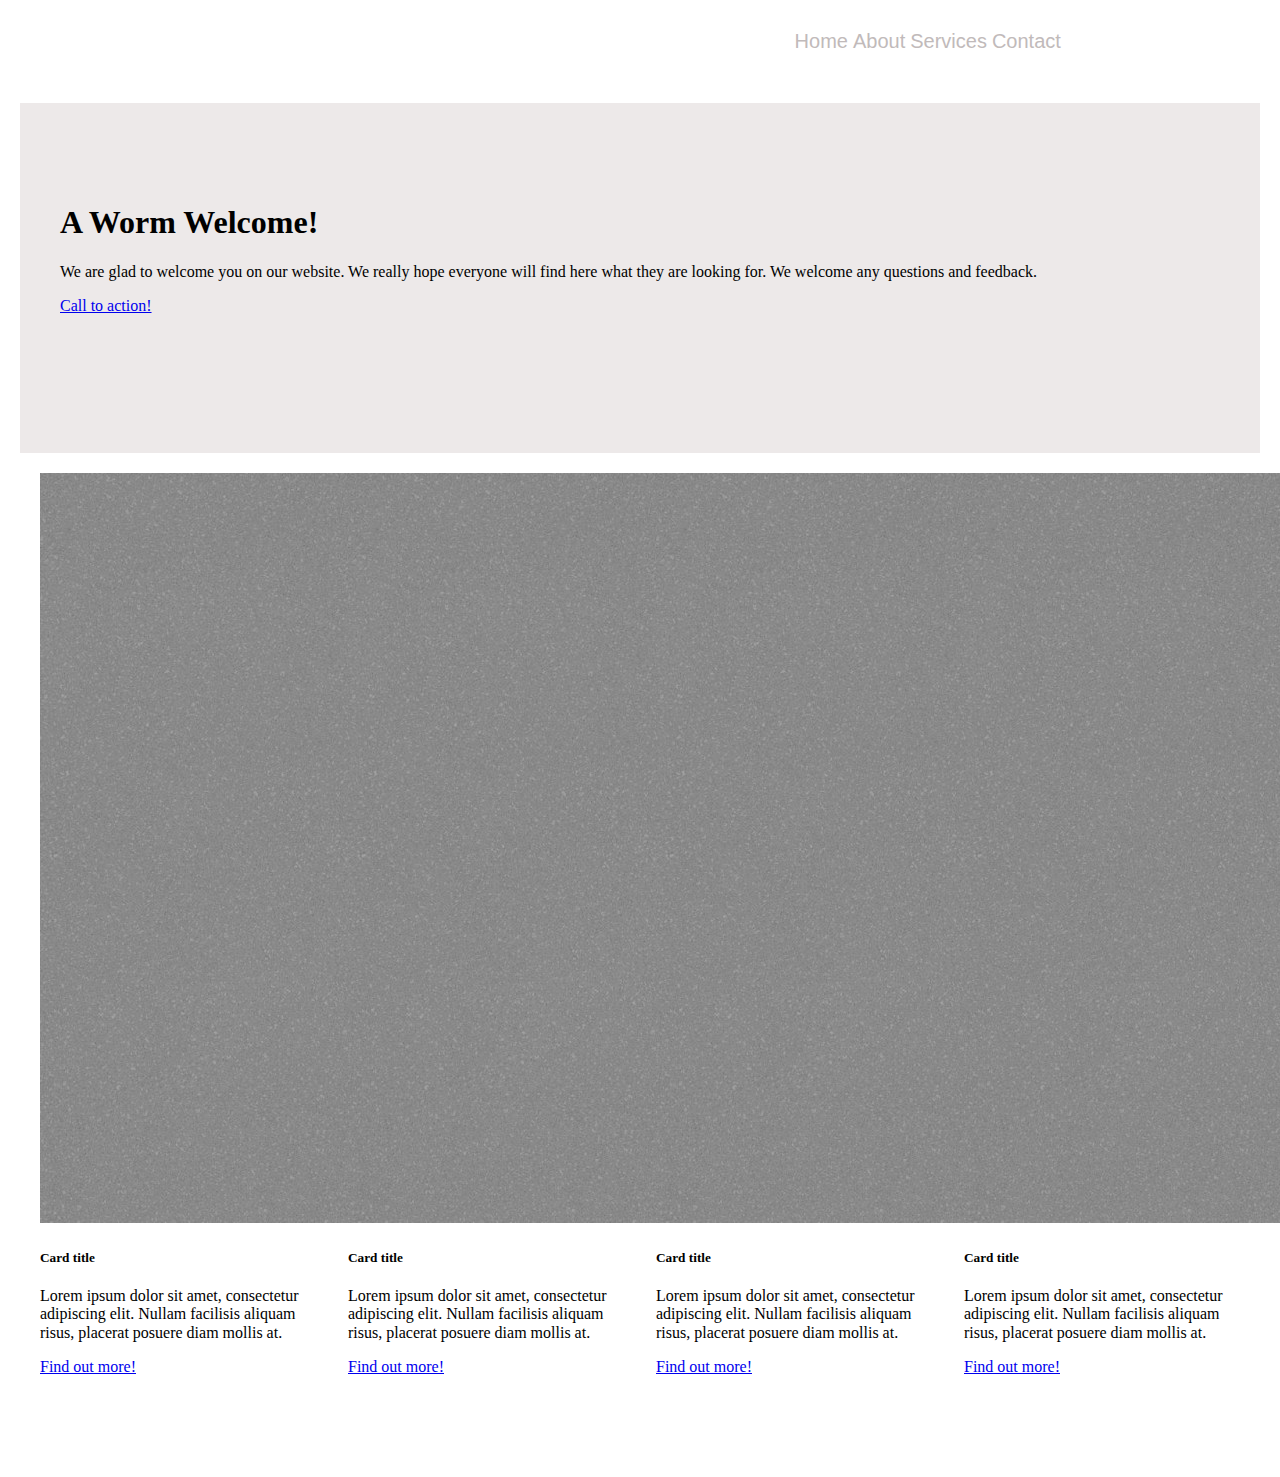
<file: index.html>
<!DOCTYPE html>
<html lang="en">
<head>
    <meta charset="UTF-8">
    <meta http-equiv="X-UA-Compatible" content="IE=edge">
    <meta name="viewport" content="width=device-width, initial-scale=1.0">
    <title>Document</title>
    <link rel="stylesheet" href="./style/normalize.css">
    <link rel="stylesheet" href="./style/style.css">
    <link rel="stylesheet" href="https://cdn.jsdelivr.net/npm/bootstrap@4.5.3/dist/css/bootstrap.min.css" integrity="sha384-TX8t27EcRE3e/ihU7zmQxVncDAy5uIKz4rEkgIXeMed4M0jlfIDPvg6uqKI2xXr2" crossorigin="anonymous">

</head>

<body> 

<header class="header bg-dark">

<div class="header__title">Start bootstrap</div>

<nav class="navbar">

    <ul class="navbar__list">
<il>
    <a class="navbar__item" href='/#/'>Home</a>
</il>
<il>
    <a class="navbar__item" href='/#/'>About</a>
</il>
<il>
    <a class="navbar__item" href='/#/'>Services</a>
</il>
<il>
    <a class="navbar__item" href='/#/'>Contact</a>
</il>
    </ul>

</nav>

</header>

<div class="container">

<main class="main">

<section class="main__start">

<h1 class="main__name">A Worm Welcome!</h1>
<p class="main__text">We are glad to welcome you on our website. We really hope everyone will find here what they are looking for. We welcome any questions and feedback.</p>
<a href="#" class="btn btn-primary">Call to action!</a>

</section>

<div class="row">

<div class="card text-center">
<img class="card-img-top" src="assets/images/grey_square.jpg" alt="Card image cap">
<div class="card-body">
<h5 class="card-title">Card title</h5>
<p class="card-text">Lorem ipsum dolor sit amet, consectetur adipiscing elit. Nullam facilisis aliquam risus, placerat posuere diam mollis at.</p> 
<div class="card-footer"><a href="#" class="btn btn-primary">Find out more!</a></div>
</div>
</div>

<div class="card text-center">
<img class="card-img-top" src="assets/images/grey_square.jpg" alt="Card image cap">
<div class="card-body">
<h5 class="card-title">Card title</h5>
<p class="card-text">Lorem ipsum dolor sit amet, consectetur adipiscing elit. Nullam facilisis aliquam risus, placerat posuere diam mollis at.</p> 
<div class="card-footer"><a href="#" class="btn btn-primary">Find out more!</a></div>
</div>
</div>

<div class="card text-center">
<img class="card-img-top" src="assets/images/grey_square.jpg" alt="Card image cap">
<div class="card-body">
<h5 class="card-title">Card title</h5>
<p class="card-text">Lorem ipsum dolor sit amet, consectetur adipiscing elit. Nullam facilisis aliquam risus, placerat posuere diam mollis at.</p> 
<div class="card-footer"><a href="#" class="btn btn-primary">Find out more!</a></div>
</div>
</div>

<div class="card text-center">
<img class="card-img-top" src="assets/images/grey_square.jpg" alt="Card image cap">
<div class="card-body">
<h5 class="card-title">Card title</h5>
<p class="card-text">Lorem ipsum dolor sit amet, consectetur adipiscing elit. Nullam facilisis aliquam risus, placerat posuere diam mollis at.</p> 
<div class="card-footer"><a href="#" class="btn btn-primary">Find out more!</a></div>
</div>
</div>
</div>
</div>
</main>
 
<footer class="footer bg-dark">

<div class="footer__text text-center">
Copyright &#169; Your Website 2023
</div>

</footer>

</body>

</html>
</file>
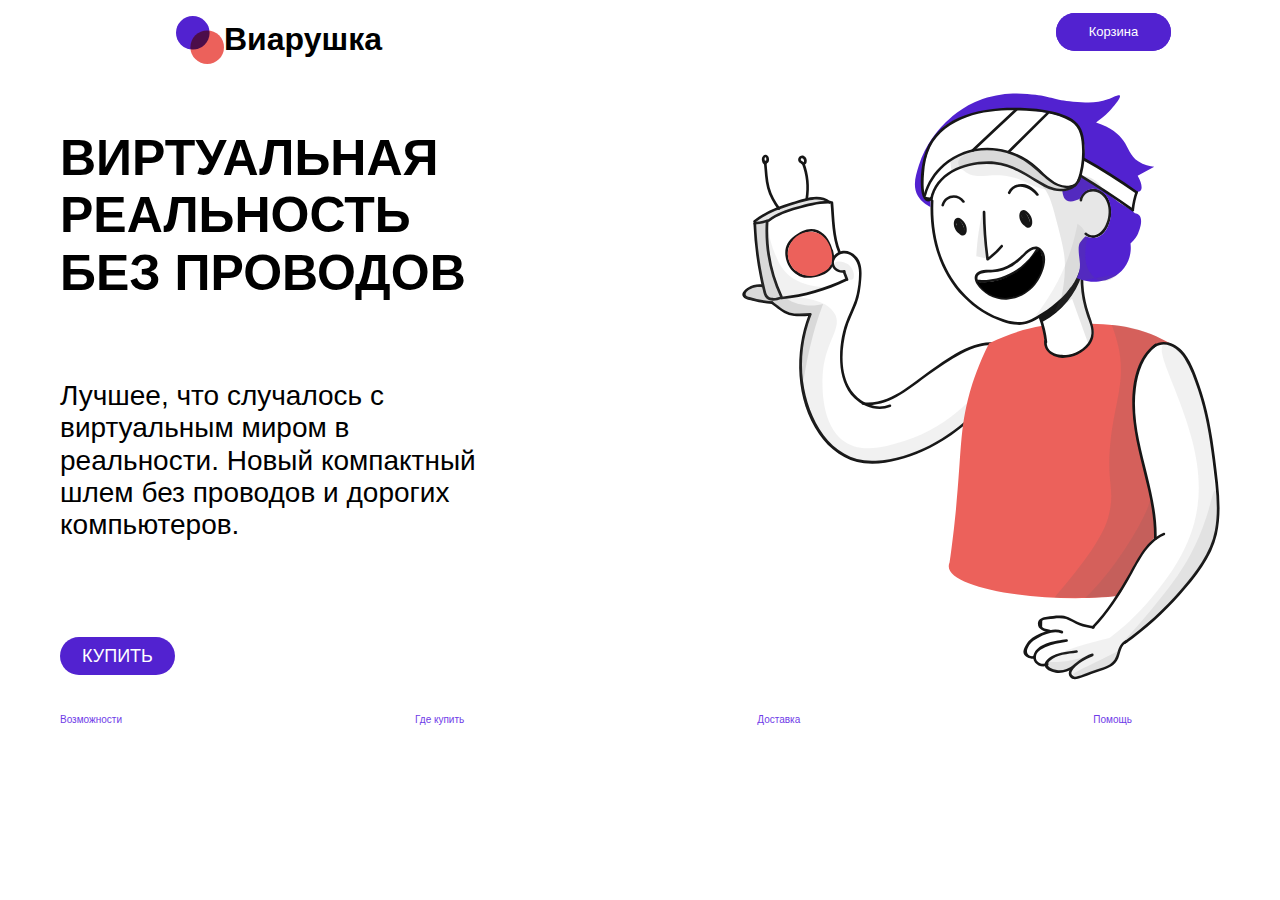
<file: index2.html>
<!DOCTYPE html>
<html lang="en">
<head>

    <meta charset="UTF-8">
    <meta http-equiv="X-UA-Compatible" content="IE=edge">
    <meta name="viewport" content="width=device-width, initial-scale=1.0">
    <title>VR</title>
    <link rel="stylesheet" href="style/normalize.css">
    <link rel="stylesheet" href="style/style2.css">

</head>


<body>
    <header class="header">
        <p class="header__logo"><img src="assets/images/sign.svg" alt="logo"></p>
        <h1 class="header__text">Виарушка</h1>
        <p class="header__button">
        <a class="header__button" href='/#/'>Корзина</a></p>
    </header>

    
 <main class="main">

        <div class="main__container">

    <p class="main__title">ВИРТУАЛЬНАЯ РЕАЛЬНОСТЬ БЕЗ ПРОВОДОВ</p>
    <p class="main__text">Лучшее, что случалось с виртуальным миром в реальности. Новый компактный шлем без проводов и дорогих компьютеров.</p>

    <p class="main__button">
       <a class="main__button" href='/#/'>КУПИТЬ</a>
    </p>

        </div>

    <section class="aside">
        <img class="aside__image" src="assets/images/guy.svg" alt="guy">
    </section>
   
</main>

<footer class="footer">

    <nav class="footer__nav">

        <ul class="footer__nav-list">

            <il>
                <a class="nav-list__item" href='/#/'>Возможности</a>
            </il>
            <il>
                <a class="nav-list__item" href='/#/'>Где купить</a>
            </il>
            <il>
                <a class="nav-list__item" href='/#/'>Доставка</a>
            </il>
            <il>
                <a class="nav-list__item" href='/#/'>Помощь</a>
            </il>
                </ul>

    </nav>

</footer>


</body>
</html>
</file>
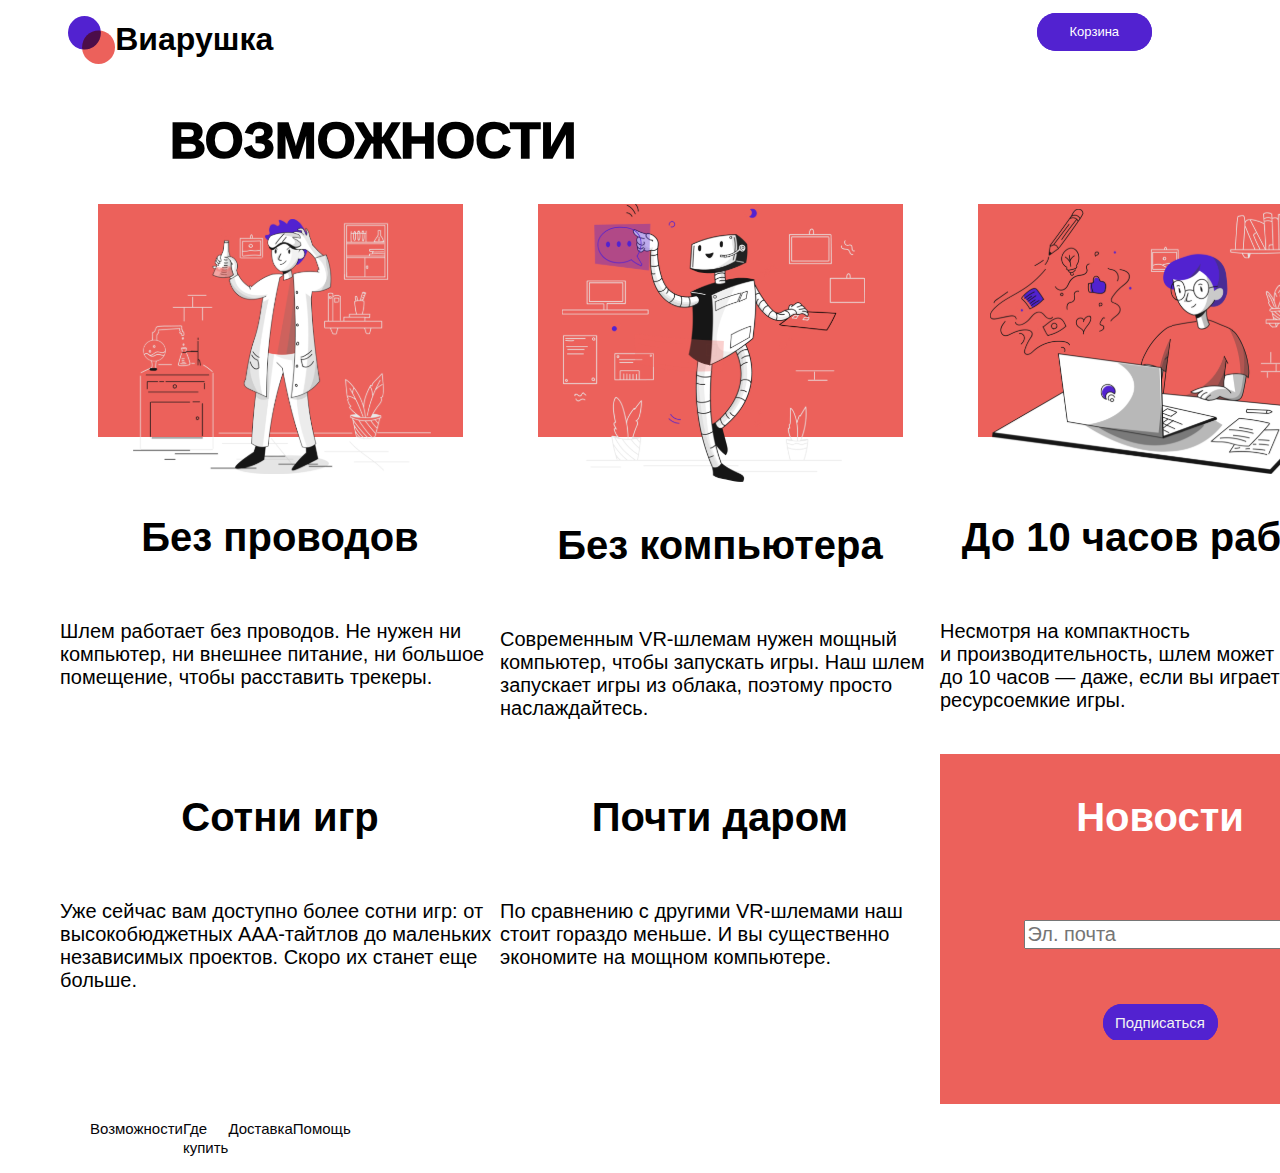
<file: index3.html>
<!DOCTYPE html>
<html lang="en">
<head>
    <meta charset="UTF-8">
    <meta http-equiv="X-UA-Compatible" content="IE=edge">
    <meta name="viewport" content="width=device-width, initial-scale=1.0">
    <title>VR</title>
    <link rel="stylesheet" href="style/normalize.css">
    <link rel="stylesheet" href="style/style3.css">
</head>

<body>
    <header class="header">
        <p class="header__logo"><img src="assets/images/sign.svg" alt="logo"></p>
        <h1 class="header__text">Виарушка</h1>
        <p class="header__button">
        <a class="header__button" href='/#/'>Корзина</a></p>
    </header>

 <main>
<h1 class="main__title">ВОЗМОЖНОСТИ</h1>
<div class="main__container">
    <section class="main__container-1">
        <img class="main__container-1__image" src="assets/images/VR_Colors/Illustration_4.svg" alt="image1">
    <p class="main__container-1__title">Без проводов</p>
    <p class="main__container-1__text">Шлем работает без проводов. Не нужен ни компьютер, ни внешнее питание, ни большое помещение, чтобы расставить трекеры.
    </p>
    </section>

<section class="main__container-2">
    <img class="main__container-2__image" src="assets/images/VR_Colors/Illustration_2.svg" alt="image2">
    <p class="main__container-2__title">Без компьютера</p>
    <p class="main__container-2__text"> Современным VR-шлемам нужен мощный компьютер, чтобы запускать игры. Наш шлем запускает игры из облака, поэтому просто наслаждайтесь.
</p>
</section>
    
<section class="main__container-3">
    <img class="main__container-3__image" src="assets/images/VR_Colors/Illustration_9.svg" alt="image3">
    <p class="main__container-3__title">До 10 часов работы</p>
    <p class="main__container-3__text">Несмотря на компактность и производительность, шлем может работать до 10 часов — даже, если вы играете в самые ресурсоемкие игры.
    </p>
    </section>

<section class="main__container-4">
    <p class="main__container-4__title">Сотни игр</p> 
    <p class="main__container-4__text">
    Уже сейчас вам доступно более сотни игр: от высокобюджетных ААА-тайтлов до маленьких независимых проектов. Скоро их станет еще больше.</p>
</section>

<section class="main__container-5">
    <p class="main__container-5__title">Почти даром</p> 
    <p class="main__container-5__text">По сравнению с другими VR-шлемами наш стоит гораздо меньше. И вы существенно экономите на мощном компьютере.
</p>
</section>

<section class="main__container-6">
    <p class="main__container-6__title">Новости</p> 

    <p class="main__container-6__form">
        <form class="main__container-6__form">
            <input name="email" type="text"  placeholder="Эл. почта">
        </form>
    </p>
    <p class="main__container-6__button">
        <a class="main__container-6__button" href='/#/'>Подписаться</a>
</p>
</section>
</div>

 </main>

 <footer class="footer">

    <nav class="footer__nav">

        <ul class="footer__nav-list">

            <il>
                <a class="nav-list__item" href='/#/'>Возможности</a>
            </il>
            <il>
                <a class="nav-list__item" href='/#/'>Где купить</a>
            </il>
            <il>
                <a class="nav-list__item" href='/#/'>Доставка</a>
            </il>
            <il>
                <a class="nav-list__item" href='/#/'>Помощь</a>
            </il>
                </ul>

    </nav>
 </footer>
</body>
</html>
</file>
<file: style/style.css>
*, :after, :before {
    -webkit-box-sizing: border-box;
    -moz-box-sizing: border-box;
    box-sizing: border-box;
}

.header {
display: inline-flex;
color: white;
font-size: 20px;
width: 100%;
justify-content: space-around;
padding: 10px ;   
}

.navbar__item {
text-decoration: none;
color: rgb(193, 186, 186);
font-family: 'Trebuchet MS', 'Lucida Sans Unicode', 'Lucida Grande', 'Lucida Sans', Arial, sans-serif;
}

.navbar__item:hover {
text-decoration: none;
color: rgb(255, 255, 255);
}

.container {
margin: 20px;
}

.main__start {
height: 350px;
background-color: rgb(237, 233, 233);
padding-left: 40px;
padding-top: 80px;
}

.card {
width: 23%;
}

.row {
display: flex;
justify-content: space-between;
margin: 20px;
}

.footer {
color: white;
height: 80px;
padding: 20px;
}

@media screen and (max-width: 760px) {

.header {
font-size: 1em;
justify-content: center;
}

.container {
width: 90%;
}

.card {
width: 100%;
margin: 20px;
}
    
}
</file>
<file: style/style2.css>
*, :after, :before {
    -webkit-box-sizing: border-box;
    -moz-box-sizing: border-box;
    box-sizing: border-box;
}

.header {
display: grid;
grid-template-columns: 1fr 65% 1fr;
grid-template-rows: 1fr;
}

.header__logo {
display: flex;
justify-content: end; 
}

.header__text {
display: flex;
justify-content: start;
font-family:'Trebuchet MS', 'Lucida Sans Unicode', 'Lucida Grande', 'Lucida Sans', Arial, sans-serif;
}

.header__button {
display: flex;
background-image: url('../assets/images/bg.svg');
width: 115px;
height: 38px;
justify-content: center;
align-items: center;
text-decoration: none;
color: white;
font-size: 13px;
font-family:'Trebuchet MS', 'Lucida Sans Unicode', 'Lucida Grande', 'Lucida Sans', Arial, sans-serif;
}

.header__button:hover {
text-decoration:underline;
}

.main {
display: flex;  
}

.main__title {
font-size: 50px;
font-family: 'Trebuchet MS', 'Lucida Sans Unicode', 'Lucida Grande', 'Lucida Sans', Arial, sans-serif;
font-weight: bold;
padding-left: 250px;
}

.main__text {
font-family: 'Gill Sans', 'Gill Sans MT', Calibri, 'Trebuchet MS', sans-serif;
font-size: 28px;
padding-bottom: 50px;
padding-left: 250px;
}

.main__container {
display: flex;
flex-direction: column;
width: 40%; 
}

.aside {
display: flex;
justify-content: end;
width: 60%;
}

.aside__image {
padding-right: 150px;
}

.main__button {
display: flex;
background-image: url('../assets/images/bg.svg');
width: 115px;
height: 38px;
justify-content: center;
align-items: center;
color: white;
font-size: 18px;
font-family:'Trebuchet MS', 'Lucida Sans Unicode', 'Lucida Grande', 'Lucida Sans', Arial, sans-serif;
text-decoration: none;
margin-left: 300px;
margin-right: 300px;  
}

.main__button:hover {
text-decoration: underline;
}

.footer__nav-list {
display: flex;
justify-content: space-between;
width: 50%;
padding-left: 250px;
padding-bottom: 50px;
}

.nav-list__item {
text-decoration: none;
font-size: 20px;
font-family: 'Segoe UI', Tahoma, Geneva, Verdana, sans-serif;
color: rgb(111, 59, 232);
}

@media screen and (max-width: 1300px) {

.aside__image {
width: 70%;
}

.nav__list__item {
font-size: 15px;
}

.main__title {
padding-left: 60px;
}
    
.main__text {
padding-left: 60px;
}
    
.aside__image {
padding-right: 60px;
}
    
.main__button {
margin-left: 60px;
margin-right: 60px;    
}

.footer__nav-list {
width: 90%;
padding-left: 60px;
padding-right: 20px;
}
.nav-list__item {
font-size: 10px;
}
}
</file>
<file: style/style3.css>
*, :after, :before {
    -webkit-box-sizing: border-box;
    -moz-box-sizing: border-box;
    box-sizing: border-box;
}

    .header {
    width: 90%;
    display: grid;
    grid-template-columns: 1fr 80% 1fr;
    grid-template-rows: 1fr;
    }
    
    .header__logo {
    display: flex;
    justify-content: end; 
    }
    
    .header__text {
    display: flex;
    justify-content: start;
    font-family:'Trebuchet MS', 'Lucida Sans Unicode', 'Lucida Grande', 'Lucida Sans', Arial, sans-serif;
    }
    
    .header__button {
    display: flex;
    background-image: url('../assets/images/bg.svg');
    width: 115px;
    height: 38px;
    justify-content: center;
    align-items: center;
    text-decoration: none;
    color: white;
    font-size: 13px;
    font-family:'Trebuchet MS', 'Lucida Sans Unicode', 'Lucida Grande', 'Lucida Sans', Arial, sans-serif;
    }
    
    .header__button:hover {
    text-decoration:underline;
    }

    .main__container {
    display: grid;  
    width: 90%;
    height: 600px;
    grid-template-columns: 1fr 1fr 1fr;
    grid-template-rows: 2fr 1fr;
    justify-items: center;
    align-items: center;
    font-family:'Trebuchet MS', 'Lucida Sans Unicode', 'Lucida Grande', 'Lucida Sans', Arial, sans-serif;
    font-size: 20px;
    margin-left: 60px;
 
    }

       .main__title  {
       padding-left: 170px;
       font-family:'Trebuchet MS', 'Lucida Sans Unicode', 'Lucida Grande', 'Lucida Sans', Arial, sans-serif;
       font-size: 50px;
       font-weight: 1000;
        }

       .main__container-1 {
        grid-row: 1/2;
        grid-column: 1/2;
        display: flex;
        flex-direction: column;
        flex-wrap: wrap; 
        justify-items: center;
        align-items: center;
        width: 440px;
        height: 550px;
        }
           
       .main__container-2  {
        grid-row: 1/2;
        grid-column: 2/3;
        display: flex;
        flex-direction: column;
        flex-wrap: wrap;
        justify-items: center;
        align-items: center;
        width: 440px;
        height: 550px;
        }
    
        .main__container-3 {
        grid-row: 1/2;
        grid-column: 3/4;
        display: flex;
        flex-direction: column;
        flex-wrap: wrap;
        justify-items: center;
        align-items: center;
        width: 440px;
        height: 550px;
        }
    
        .main__container-4 {
        grid-row: 2/3;
        grid-column: 1/2;
        display: flex;
        flex-direction: column;
        flex-wrap: wrap;
        justify-items: center;
        align-items: center;
        width: 440px;
        height: 350px;
        }
           
        .main__container-5 {
        grid-row: 2/3;
        grid-column: 2/3;
        display: flex;
        flex-direction: column;
        flex-wrap: wrap;
        justify-items: center;
        align-items: center;
        width: 440px;
        height: 350px;
        }
           
        .main__container-6 {
        grid-row: 2/3;
        grid-column: 3/4;
        display: flex;
        flex-direction: column;
        flex-wrap: wrap;
        justify-content: start;
        align-items: center;
        width: 440px;
        height: 350px;
        background-image: url(../assets/images/Rectangle\ 12.svg);
        }
    
        .main__container-1__title {
        font-size: 40px;
        font-weight: bold;
        }

        .main__container-2__title {
        font-size: 40px;
        font-weight: bold;
        }

        .main__container-3__title {
        font-size: 40px;
        font-weight: bold;
        }

        .main__container-4__title {
        font-size: 40px;
        font-weight: bold;
        }

        .main__container-5__title {
        font-size: 40px;
        font-weight: bold;
        }

        .main__container-6__title {
        font-size: 40px;
        font-weight: bold;
        color: white;   
        }

        .nav__list {
        display: flex;
        margin-right: 1000px;
        padding-top: 300px;
        justify-content: space-around;   
        }
                
        .main__container-6__button {
        display: flex;
        justify-content: center;
        align-items: center;
        text-decoration: none;
        font-size: 15px;
        font-family: 'Segoe UI', Tahoma, Geneva, Verdana, sans-serif;
        color: rgb(242, 242, 243);
        background-image: url(../assets/images/bg.svg);
        width: 115px;
        height: 36px;
        }

        .footer {
        display: inline;
        width: 70%; 
        }

        .footer__nav-list {
        display: flex;
        margin-right: 1000px;
        margin-left: 50px;
        padding-top: 300px;
        justify-content: space-around;
        }
            
        .nav-list__item {
        text-decoration: none;
        font-size: 15px;
        font-family: 'Segoe UI', Tahoma, Geneva, Verdana, sans-serif;
        color: rgb(5, 4, 8);
        }

            @media screen and (max-width: 1200px) {
               
            .main__container {
            grid-template-columns: 1fr 1fr;
            grid-template-rows: 1fr 1fr 1fr;
            }

            .main__container-3 {
            grid-row: 3/4;
            grid-column: 1/2;
            }

            .main__container-6 {
            grid-row: 3/4;
            grid-column: 2/3;
            }

            .footer__nav-list {
            margin-right: 80px;
            margin-top: 550px;
            }
            }

            @media screen and (max-width: 900px) {

            .header {
            grid-template-columns: 1fr 60% 1fr;
            }
            
            .footer__nav-list {
            margin-right: 100px;
            }
            
            .main__container {
            display: flex; 
            flex-direction: column; 
            }

            .footer__nav-list {
            margin-top: 1550px;
            }
            }
</file>
